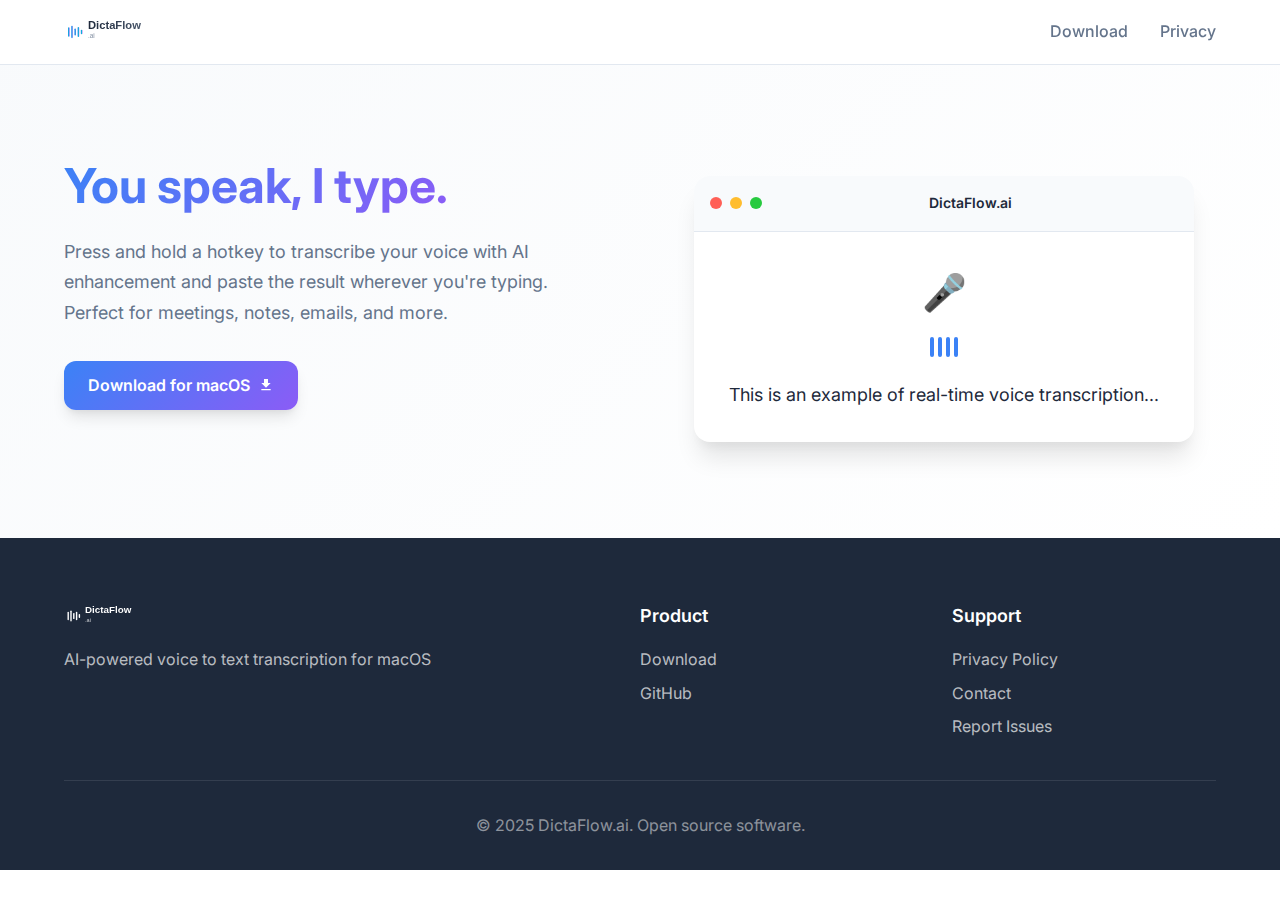
<file: website/index.html>
<!DOCTYPE html>
<html lang="en">
<head>
    <meta charset="UTF-8">
    <meta name="viewport" content="width=device-width, initial-scale=1.0">
    <title>DictaFlow.ai - AI-Powered Voice to Text</title>
    <meta name="description" content="Transform your voice into text instantly with DictaFlow.ai. Press and hold a hotkey to transcribe speech with AI enhancement and multi-language support.">
    <link rel="stylesheet" href="css/style.css">
    <link rel="preconnect" href="https://fonts.googleapis.com">
    <link rel="preconnect" href="https://fonts.gstatic.com" crossorigin>
    <link href="https://fonts.googleapis.com/css2?family=Inter:wght@300;400;500;600;700&display=swap" rel="stylesheet">
    <link rel="icon" type="image/svg+xml" href="images/favicon.svg">
    <link rel="alternate icon" href="images/favicon.ico">
    <link rel="mask-icon" href="images/favicon.svg" color="#3b82f6">
</head>
<body>
    <header class="header">
        <nav class="nav">
            <div class="nav-container">
                <a href="#" class="nav-logo">
                    <img src="images/logo-horizontal.svg" alt="DictaFlow.ai" class="logo-img">
                </a>
                <ul class="nav-menu">
                    <li><a href="#download" class="nav-link">Download</a></li>
                    <li><a href="#privacy" class="nav-link">Privacy</a></li>
                </ul>
                <div class="nav-toggle">
                    <span></span>
                    <span></span>
                    <span></span>
                </div>
            </div>
        </nav>
    </header>

    <main>
        <!-- Hero Section -->
        <section class="hero">
            <div class="container">
                <div class="hero-content">
                    <h1 class="hero-title">
                        <span class="gradient-text">You speak, I type.</span>
                    </h1>
                    <p class="hero-description">
                        Press and hold a hotkey to transcribe your voice with AI enhancement and paste the result wherever you're typing. Perfect for meetings, notes, emails, and more.
                    </p>
                    <div class="hero-buttons">
                        <a href="downloads/DictaFlow-v1.0.0.dmg" class="btn btn-primary" download="DictaFlow-v1.0.0.dmg">
                            <span>Download for macOS</span>
                            <svg class="btn-icon" width="16" height="16" viewBox="0 0 24 24" fill="currentColor">
                                <path d="M19 9h-4V3H9v6H5l7 7 7-7zM5 18v2h14v-2H5z"/>
                            </svg>
                        </a>
                    </div>

                </div>
                <div class="hero-visual">
                    <div class="demo-window">
                        <div class="window-header">
                            <div class="window-controls">
                                <span class="control red"></span>
                                <span class="control yellow"></span>
                                <span class="control green"></span>
                            </div>
                            <span class="window-title">DictaFlow.ai</span>
                        </div>
                        <div class="window-content">
                            <div class="transcription-demo">
                                <div class="mic-indicator">
                                    <div class="mic-icon">🎤</div>
                                    <div class="sound-waves">
                                        <span></span>
                                        <span></span>
                                        <span></span>
                                        <span></span>
                                    </div>
                                </div>
                                <div class="transcription-text">
                                    <span class="typing-text">This is an example of real-time voice transcription...</span>
                                </div>
                            </div>
                        </div>
                    </div>
                </div>
            </div>
        </section>





    </main>

    <footer class="footer">
        <div class="container">
            <div class="footer-content">
                <div class="footer-section">
                    <a href="#" class="footer-logo">
                        <img src="images/logo-horizontal.svg" alt="DictaFlow.ai" class="footer-logo-img">
                    </a>
                    <p class="footer-description">
                        AI-powered voice to text transcription for macOS
                    </p>
                </div>
                <div class="footer-section">
                    <h4 class="footer-title">Product</h4>
                    <ul class="footer-links">
                        <li><a href="#download">Download</a></li>
                        <li><a href="https://github.com/dictaflow/dictaflow">GitHub</a></li>
                    </ul>
                </div>
                <div class="footer-section">
                    <h4 class="footer-title">Support</h4>
                    <ul class="footer-links">
                        <li><a href="#privacy">Privacy Policy</a></li>
                        <li><a href="mailto:support@dictaflow.ai">Contact</a></li>
                        <li><a href="https://github.com/dictaflow/dictaflow/issues">Report Issues</a></li>
                    </ul>
                </div>
            </div>
            <div class="footer-bottom">
                <p>&copy; 2025 DictaFlow.ai. Open source software.</p>
            </div>
        </div>
    </footer>

    <script src="js/script.js"></script>
</body>
</html>
</file>
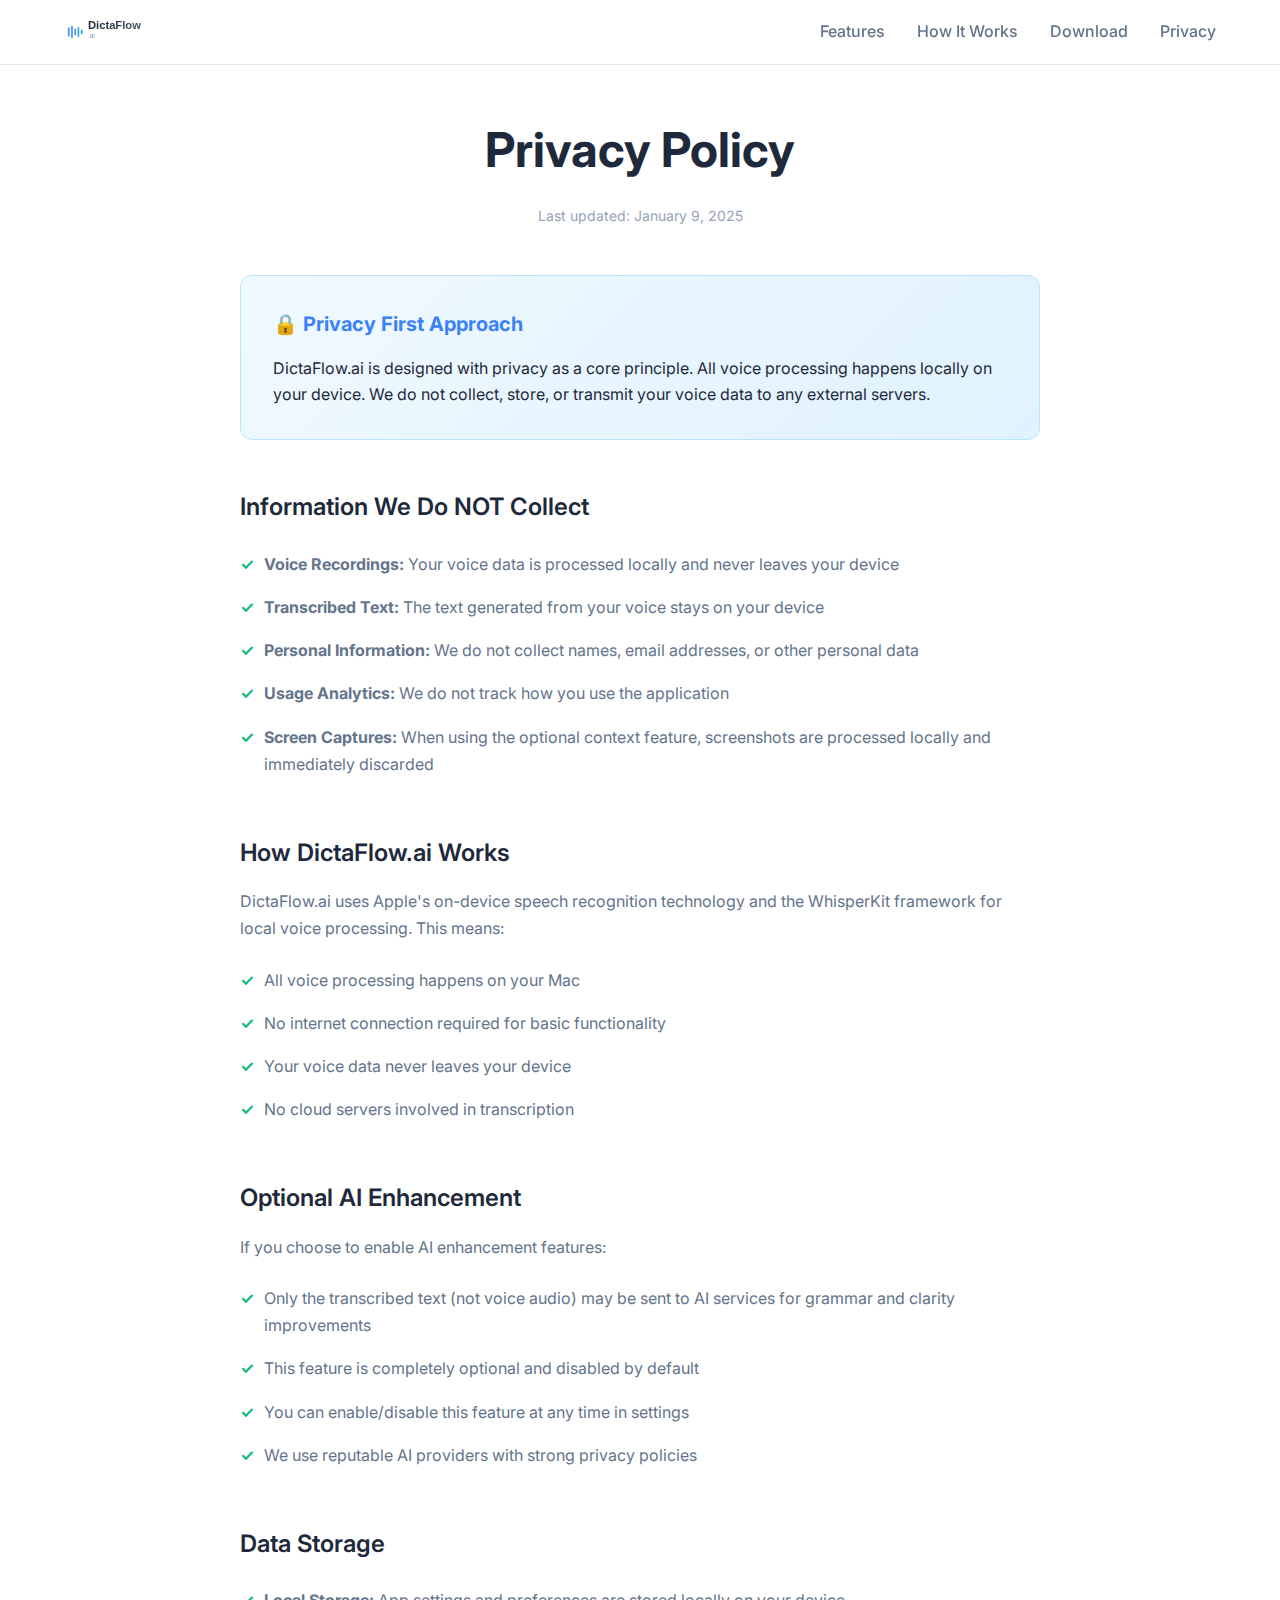
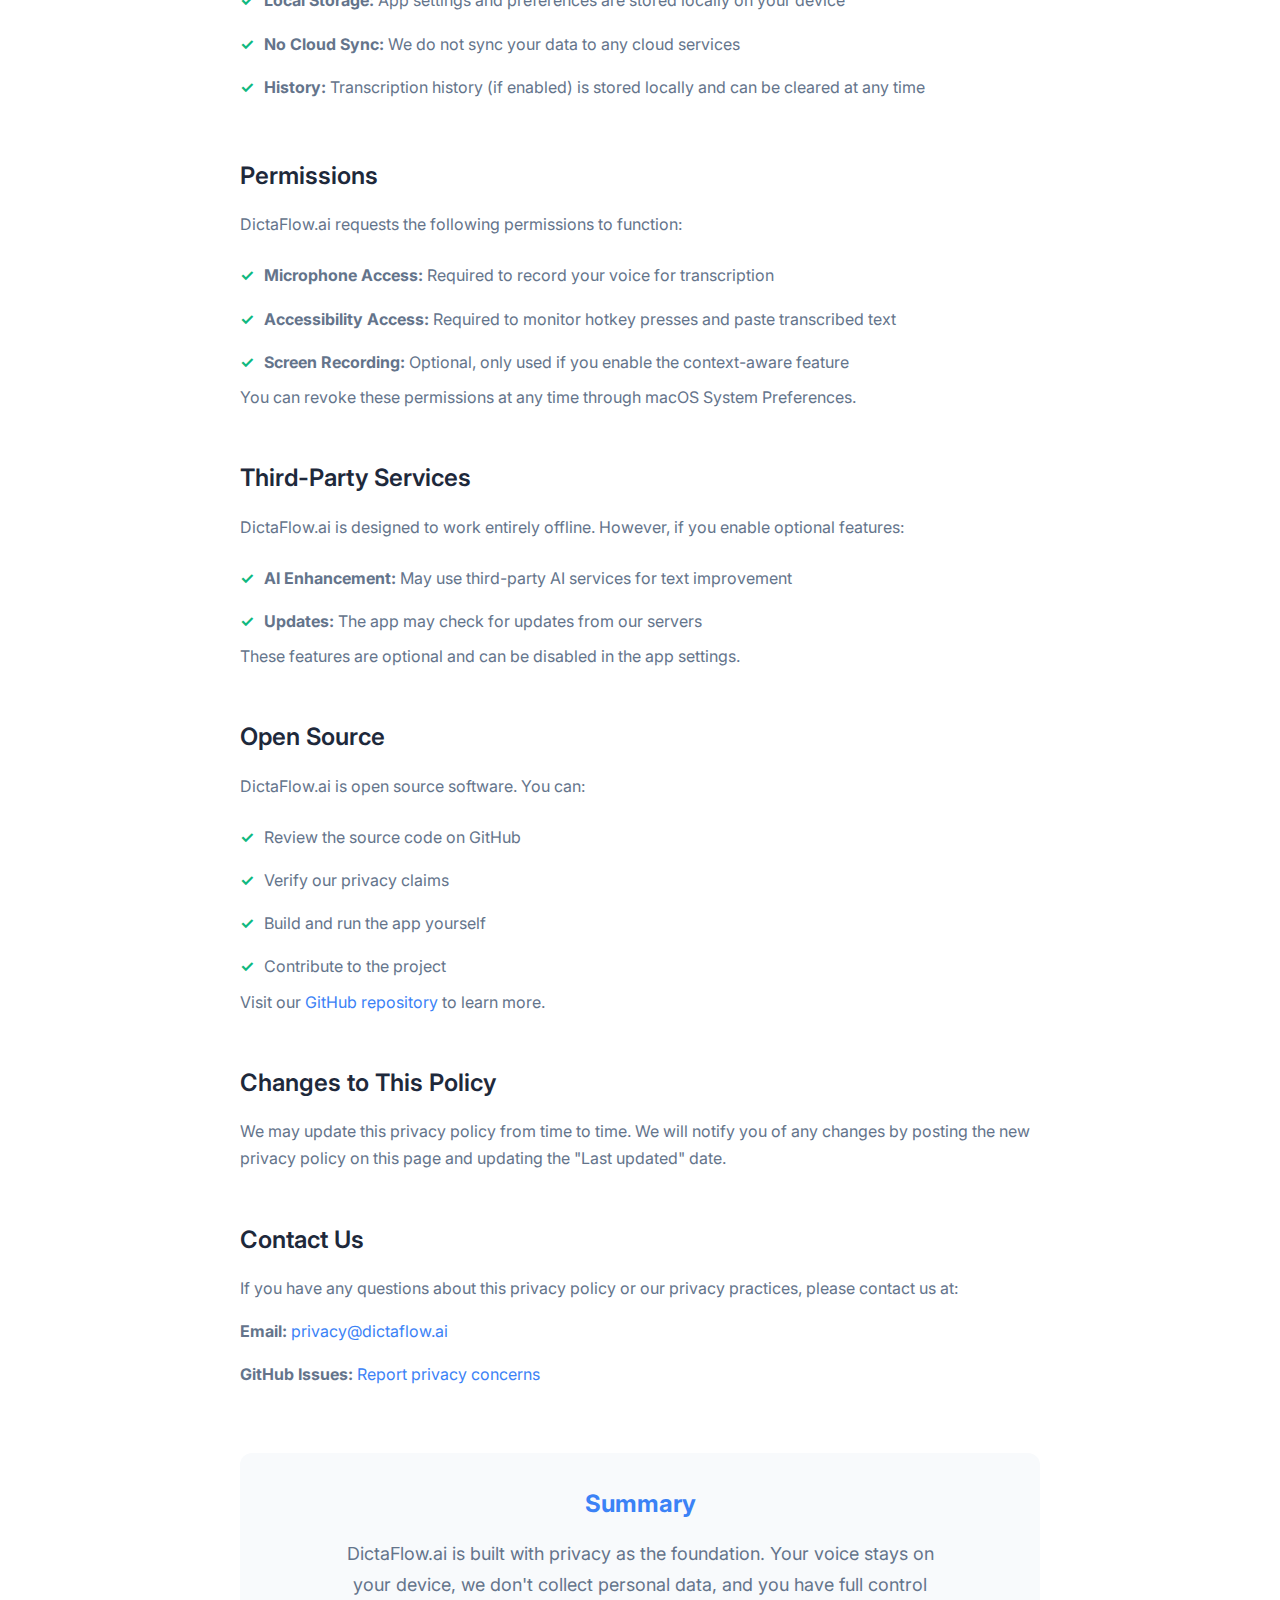
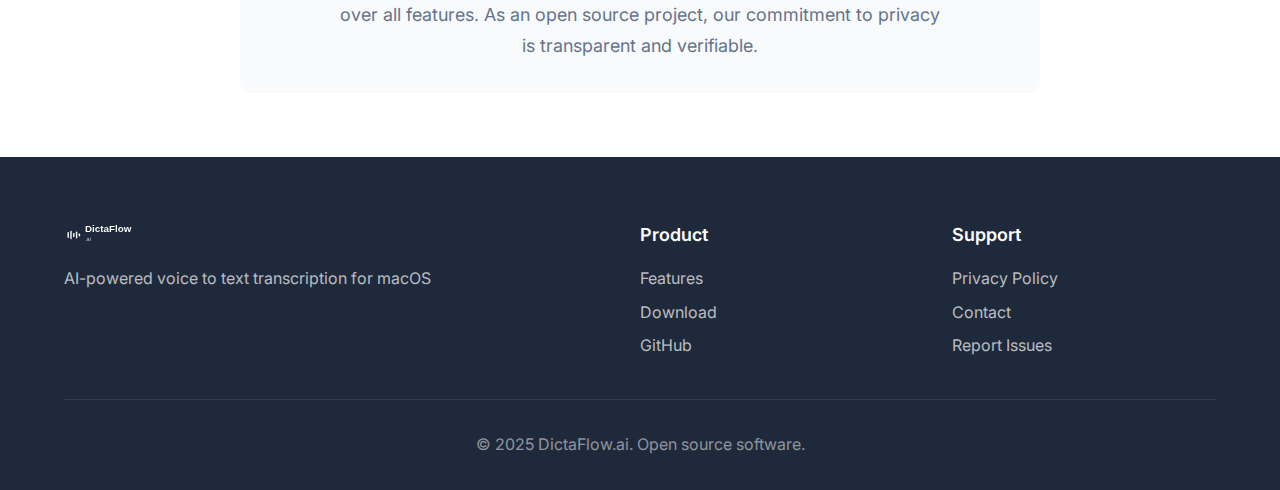
<file: website/privacy.html>
<!DOCTYPE html>
<html lang="en">
<head>
    <meta charset="UTF-8">
    <meta name="viewport" content="width=device-width, initial-scale=1.0">
    <title>Privacy Policy - DictaFlow.ai</title>
    <meta name="description" content="DictaFlow.ai Privacy Policy - Learn how we protect your data and privacy with local processing and zero data collection.">
    <link rel="stylesheet" href="css/style.css">
    <link rel="preconnect" href="https://fonts.googleapis.com">
    <link rel="preconnect" href="https://fonts.gstatic.com" crossorigin>
    <link href="https://fonts.googleapis.com/css2?family=Inter:wght@300;400;500;600;700&display=swap" rel="stylesheet">
    <link rel="icon" type="image/svg+xml" href="images/favicon.svg">
    <link rel="alternate icon" href="images/favicon.ico">
    <link rel="mask-icon" href="images/favicon.svg" color="#3b82f6">
</head>
<body>
    <header class="header">
        <nav class="nav">
            <div class="nav-container">
                <a href="index.html" class="nav-logo">
                    <img src="images/logo-horizontal.svg" alt="DictaFlow.ai" class="logo-img">
                </a>
                <ul class="nav-menu">
                    <li><a href="index.html#features" class="nav-link">Features</a></li>
                    <li><a href="index.html#how-it-works" class="nav-link">How It Works</a></li>
                    <li><a href="index.html#download" class="nav-link">Download</a></li>
                    <li><a href="privacy.html" class="nav-link">Privacy</a></li>
                </ul>
            </div>
        </nav>
    </header>

    <main>
        <section class="privacy-policy">
            <div class="container">
                <div class="privacy-content">
                    <h1 class="page-title">Privacy Policy</h1>
                    <p class="last-updated">Last updated: January 9, 2025</p>

                    <div class="privacy-highlight">
                        <h2>🔒 Privacy First Approach</h2>
                        <p>DictaFlow.ai is designed with privacy as a core principle. All voice processing happens locally on your device. We do not collect, store, or transmit your voice data to any external servers.</p>
                    </div>

                    <div class="privacy-section">
                        <h2>Information We Do NOT Collect</h2>
                        <ul>
                            <li><strong>Voice Recordings:</strong> Your voice data is processed locally and never leaves your device</li>
                            <li><strong>Transcribed Text:</strong> The text generated from your voice stays on your device</li>
                            <li><strong>Personal Information:</strong> We do not collect names, email addresses, or other personal data</li>
                            <li><strong>Usage Analytics:</strong> We do not track how you use the application</li>
                            <li><strong>Screen Captures:</strong> When using the optional context feature, screenshots are processed locally and immediately discarded</li>
                        </ul>
                    </div>

                    <div class="privacy-section">
                        <h2>How DictaFlow.ai Works</h2>
                        <p>DictaFlow.ai uses Apple's on-device speech recognition technology and the WhisperKit framework for local voice processing. This means:</p>
                        <ul>
                            <li>All voice processing happens on your Mac</li>
                            <li>No internet connection required for basic functionality</li>
                            <li>Your voice data never leaves your device</li>
                            <li>No cloud servers involved in transcription</li>
                        </ul>
                    </div>

                    <div class="privacy-section">
                        <h2>Optional AI Enhancement</h2>
                        <p>If you choose to enable AI enhancement features:</p>
                        <ul>
                            <li>Only the transcribed text (not voice audio) may be sent to AI services for grammar and clarity improvements</li>
                            <li>This feature is completely optional and disabled by default</li>
                            <li>You can enable/disable this feature at any time in settings</li>
                            <li>We use reputable AI providers with strong privacy policies</li>
                        </ul>
                    </div>

                    <div class="privacy-section">
                        <h2>Data Storage</h2>
                        <ul>
                            <li><strong>Local Storage:</strong> App settings and preferences are stored locally on your device</li>
                            <li><strong>No Cloud Sync:</strong> We do not sync your data to any cloud services</li>
                            <li><strong>History:</strong> Transcription history (if enabled) is stored locally and can be cleared at any time</li>
                        </ul>
                    </div>

                    <div class="privacy-section">
                        <h2>Permissions</h2>
                        <p>DictaFlow.ai requests the following permissions to function:</p>
                        <ul>
                            <li><strong>Microphone Access:</strong> Required to record your voice for transcription</li>
                            <li><strong>Accessibility Access:</strong> Required to monitor hotkey presses and paste transcribed text</li>
                            <li><strong>Screen Recording:</strong> Optional, only used if you enable the context-aware feature</li>
                        </ul>
                        <p>You can revoke these permissions at any time through macOS System Preferences.</p>
                    </div>

                    <div class="privacy-section">
                        <h2>Third-Party Services</h2>
                        <p>DictaFlow.ai is designed to work entirely offline. However, if you enable optional features:</p>
                        <ul>
                            <li><strong>AI Enhancement:</strong> May use third-party AI services for text improvement</li>
                            <li><strong>Updates:</strong> The app may check for updates from our servers</li>
                        </ul>
                        <p>These features are optional and can be disabled in the app settings.</p>
                    </div>

                    <div class="privacy-section">
                        <h2>Open Source</h2>
                        <p>DictaFlow.ai is open source software. You can:</p>
                        <ul>
                            <li>Review the source code on GitHub</li>
                            <li>Verify our privacy claims</li>
                            <li>Build and run the app yourself</li>
                            <li>Contribute to the project</li>
                        </ul>
                        <p>Visit our <a href="https://github.com/dictaflow/dictaflow" target="_blank">GitHub repository</a> to learn more.</p>
                    </div>

                    <div class="privacy-section">
                        <h2>Changes to This Policy</h2>
                        <p>We may update this privacy policy from time to time. We will notify you of any changes by posting the new privacy policy on this page and updating the "Last updated" date.</p>
                    </div>

                    <div class="privacy-section">
                        <h2>Contact Us</h2>
                        <p>If you have any questions about this privacy policy or our privacy practices, please contact us at:</p>
                        <p><strong>Email:</strong> <a href="mailto:privacy@dictaflow.ai">privacy@dictaflow.ai</a></p>
                        <p><strong>GitHub Issues:</strong> <a href="https://github.com/dictaflow/dictaflow/issues" target="_blank">Report privacy concerns</a></p>
                    </div>

                    <div class="privacy-summary">
                        <h2>Summary</h2>
                        <p class="summary-text">
                            DictaFlow.ai is built with privacy as the foundation. Your voice stays on your device, 
                            we don't collect personal data, and you have full control over all features. 
                            As an open source project, our commitment to privacy is transparent and verifiable.
                        </p>
                    </div>
                </div>
            </div>
        </section>
    </main>

    <footer class="footer">
        <div class="container">
            <div class="footer-content">
                <div class="footer-section">
                    <a href="index.html" class="footer-logo">
                        <img src="images/logo-horizontal.svg" alt="DictaFlow.ai" class="footer-logo-img">
                    </a>
                    <p class="footer-description">
                        AI-powered voice to text transcription for macOS
                    </p>
                </div>
                <div class="footer-section">
                    <h4 class="footer-title">Product</h4>
                    <ul class="footer-links">
                        <li><a href="index.html#features">Features</a></li>
                        <li><a href="index.html#download">Download</a></li>
                        <li><a href="https://github.com/dictaflow/dictaflow">GitHub</a></li>
                    </ul>
                </div>
                <div class="footer-section">
                    <h4 class="footer-title">Support</h4>
                    <ul class="footer-links">
                        <li><a href="privacy.html">Privacy Policy</a></li>
                        <li><a href="mailto:support@dictaflow.ai">Contact</a></li>
                        <li><a href="https://github.com/dictaflow/dictaflow/issues">Report Issues</a></li>
                    </ul>
                </div>
            </div>
            <div class="footer-bottom">
                <p>&copy; 2025 DictaFlow.ai. Open source software.</p>
            </div>
        </div>
    </footer>

    <style>
        .privacy-policy {
            padding: calc(80px + var(--space-8)) 0 var(--space-16);
            min-height: 100vh;
        }

        .privacy-content {
            max-width: 800px;
            margin: 0 auto;
        }

        .page-title {
            font-size: var(--font-size-5xl);
            font-weight: 700;
            margin-bottom: var(--space-4);
            text-align: center;
        }

        .last-updated {
            text-align: center;
            color: var(--text-muted);
            font-size: var(--font-size-sm);
            margin-bottom: var(--space-12);
        }

        .privacy-highlight {
            background: linear-gradient(135deg, #f0f9ff 0%, #e0f2fe 100%);
            border: 1px solid #bae6fd;
            border-radius: var(--radius-lg);
            padding: var(--space-8);
            margin-bottom: var(--space-12);
        }

        .privacy-highlight h2 {
            color: var(--primary-color);
            margin-bottom: var(--space-4);
            font-size: var(--font-size-xl);
        }

        .privacy-section {
            margin-bottom: var(--space-12);
        }

        .privacy-section h2 {
            font-size: var(--font-size-2xl);
            font-weight: 600;
            margin-bottom: var(--space-4);
            color: var(--text-primary);
        }

        .privacy-section p {
            color: var(--text-secondary);
            line-height: 1.7;
            margin-bottom: var(--space-4);
        }

        .privacy-section ul {
            list-style: none;
            padding-left: 0;
        }

        .privacy-section li {
            padding: var(--space-2) 0;
            color: var(--text-secondary);
            line-height: 1.7;
            position: relative;
            padding-left: var(--space-6);
        }

        .privacy-section li::before {
            content: "✓";
            position: absolute;
            left: 0;
            color: var(--success-color);
            font-weight: bold;
        }

        .privacy-section a {
            color: var(--primary-color);
            text-decoration: none;
        }

        .privacy-section a:hover {
            text-decoration: underline;
        }

        .privacy-summary {
            background: var(--background-alt);
            border-radius: var(--radius-lg);
            padding: var(--space-8);
            text-align: center;
            margin-top: var(--space-16);
        }

        .privacy-summary h2 {
            color: var(--primary-color);
            margin-bottom: var(--space-4);
        }

        .summary-text {
            font-size: var(--font-size-lg);
            color: var(--text-secondary);
            line-height: 1.7;
            max-width: 600px;
            margin: 0 auto;
        }

        @media (max-width: 768px) {
            .page-title {
                font-size: var(--font-size-4xl);
            }
            
            .privacy-section h2 {
                font-size: var(--font-size-xl);
            }
        }
    </style>

    <script src="js/script.js"></script>
</body>
</html>
</file>
<file: website/css/style.css>
/* Reset and Base Styles */
* {
    margin: 0;
    padding: 0;
    box-sizing: border-box;
}

:root {
    /* Colors */
    --primary-color: #3b82f6;
    --primary-hover: #2563eb;
    --secondary-color: #64748b;
    --accent-color: #8b5cf6;
    --text-primary: #1e293b;
    --text-secondary: #64748b;
    --text-muted: #94a3b8;
    --background: #ffffff;
    --background-alt: #f8fafc;
    --border-color: #e2e8f0;
    --success-color: #10b981;
    --gradient-primary: linear-gradient(135deg, #3b82f6 0%, #8b5cf6 100%);
    
    /* Typography */
    --font-family: 'Inter', -apple-system, BlinkMacSystemFont, 'Segoe UI', Roboto, sans-serif;
    --font-size-xs: 0.75rem;
    --font-size-sm: 0.875rem;
    --font-size-base: 1rem;
    --font-size-lg: 1.125rem;
    --font-size-xl: 1.25rem;
    --font-size-2xl: 1.5rem;
    --font-size-3xl: 1.875rem;
    --font-size-4xl: 2.25rem;
    --font-size-5xl: 3rem;
    
    /* Spacing */
    --space-1: 0.25rem;
    --space-2: 0.5rem;
    --space-3: 0.75rem;
    --space-4: 1rem;
    --space-5: 1.25rem;
    --space-6: 1.5rem;
    --space-8: 2rem;
    --space-10: 2.5rem;
    --space-12: 3rem;
    --space-16: 4rem;
    --space-20: 5rem;
    
    /* Border Radius */
    --radius-sm: 0.375rem;
    --radius-base: 0.5rem;
    --radius-lg: 0.75rem;
    --radius-xl: 1rem;
    
    /* Shadows */
    --shadow-sm: 0 1px 2px 0 rgba(0, 0, 0, 0.05);
    --shadow-base: 0 1px 3px 0 rgba(0, 0, 0, 0.1), 0 1px 2px 0 rgba(0, 0, 0, 0.06);
    --shadow-lg: 0 10px 15px -3px rgba(0, 0, 0, 0.1), 0 4px 6px -2px rgba(0, 0, 0, 0.05);
    --shadow-xl: 0 20px 25px -5px rgba(0, 0, 0, 0.1), 0 10px 10px -5px rgba(0, 0, 0, 0.04);
}

body {
    font-family: var(--font-family);
    color: var(--text-primary);
    line-height: 1.6;
    background-color: var(--background);
}

.container {
    max-width: 1200px;
    margin: 0 auto;
    padding: 0 var(--space-6);
}

/* Header & Navigation */
.header {
    position: fixed;
    top: 0;
    width: 100%;
    background: rgba(255, 255, 255, 0.95);
    backdrop-filter: blur(10px);
    border-bottom: 1px solid var(--border-color);
    z-index: 1000;
    transition: all 0.3s ease;
}

.nav-container {
    display: flex;
    align-items: center;
    justify-content: space-between;
    padding: var(--space-4) var(--space-6);
    max-width: 1200px;
    margin: 0 auto;
}

.nav-logo {
    display: flex;
    align-items: center;
    gap: var(--space-2);
    font-size: var(--font-size-xl);
    font-weight: 700;
    color: var(--text-primary);
    text-decoration: none;
}

.logo-img {
    height: 32px;
    width: auto;
    transition: all 0.3s ease;
}

.logo-img:hover {
    transform: scale(1.05);
}

.logo-icon {
    font-size: var(--font-size-2xl);
}

.nav-menu {
    display: flex;
    list-style: none;
    gap: var(--space-8);
}

.nav-link {
    color: var(--text-secondary);
    text-decoration: none;
    font-weight: 500;
    transition: color 0.3s ease;
}

.nav-link:hover {
    color: var(--primary-color);
}

.nav-toggle {
    display: none;
    flex-direction: column;
    gap: 4px;
    cursor: pointer;
}

.nav-toggle span {
    width: 24px;
    height: 2px;
    background-color: var(--text-primary);
    transition: all 0.3s ease;
}

/* Hero Section */
.hero {
    padding: calc(80px + var(--space-20)) 0 var(--space-20);
    background: linear-gradient(135deg, #f8fafc 0%, #ffffff 100%);
}

.hero .container {
    display: grid;
    grid-template-columns: 1fr 1fr;
    gap: var(--space-16);
    align-items: center;
}

.hero-title {
    font-size: var(--font-size-5xl);
    font-weight: 700;
    line-height: 1.1;
    margin-bottom: var(--space-6);
}

.gradient-text {
    background: var(--gradient-primary);
    -webkit-background-clip: text;
    -webkit-text-fill-color: transparent;
    background-clip: text;
}

.hero-description {
    font-size: var(--font-size-lg);
    color: var(--text-secondary);
    margin-bottom: var(--space-8);
    line-height: 1.7;
}

.hero-buttons {
    display: flex;
    gap: var(--space-4);
    margin-bottom: var(--space-12);
}

.btn {
    display: inline-flex;
    align-items: center;
    gap: var(--space-2);
    padding: var(--space-3) var(--space-6);
    border-radius: var(--radius-lg);
    font-weight: 600;
    text-decoration: none;
    transition: all 0.3s ease;
    border: none;
    cursor: pointer;
}

.btn-primary {
    background: var(--gradient-primary);
    color: white;
    box-shadow: var(--shadow-lg);
}

.btn-primary:hover {
    transform: translateY(-2px);
    box-shadow: var(--shadow-xl);
}

.btn-secondary {
    background: var(--background);
    color: var(--text-primary);
    border: 1px solid var(--border-color);
}

.btn-secondary:hover {
    background: var(--background-alt);
    border-color: var(--primary-color);
}

.btn-large {
    padding: var(--space-4) var(--space-8);
    font-size: var(--font-size-lg);
}

.btn-icon {
    transition: transform 0.3s ease;
}

.btn:hover .btn-icon {
    transform: translateX(2px);
}

.hero-stats {
    display: flex;
    gap: var(--space-8);
}

.stat {
    text-align: center;
}

.stat-number {
    display: block;
    font-size: var(--font-size-2xl);
    font-weight: 700;
    color: var(--primary-color);
}

.stat-label {
    font-size: var(--font-size-sm);
    color: var(--text-muted);
}

/* Demo Window */
.hero-visual {
    display: flex;
    justify-content: center;
    align-items: center;
}

.demo-window {
    background: var(--background);
    border-radius: var(--radius-xl);
    box-shadow: var(--shadow-xl);
    overflow: hidden;
    width: 100%;
    max-width: 500px;
}

.window-header {
    display: flex;
    align-items: center;
    padding: var(--space-4);
    background: var(--background-alt);
    border-bottom: 1px solid var(--border-color);
}

.window-controls {
    display: flex;
    gap: var(--space-2);
}

.control {
    width: 12px;
    height: 12px;
    border-radius: 50%;
}

.control.red { background: #ff5f56; }
.control.yellow { background: #ffbd2e; }
.control.green { background: #27ca3f; }

.window-title {
    flex: 1;
    text-align: center;
    font-weight: 600;
    font-size: var(--font-size-sm);
}

.window-content {
    padding: var(--space-8);
}

.transcription-demo {
    text-align: center;
}

.mic-indicator {
    margin-bottom: var(--space-6);
}

.mic-icon {
    font-size: var(--font-size-4xl);
    margin-bottom: var(--space-4);
}

.sound-waves {
    display: flex;
    justify-content: center;
    gap: var(--space-1);
}

.sound-waves span {
    width: 4px;
    height: 20px;
    background: var(--primary-color);
    border-radius: 2px;
    animation: wave 1.5s ease-in-out infinite;
}

.sound-waves span:nth-child(2) { animation-delay: 0.1s; }
.sound-waves span:nth-child(3) { animation-delay: 0.2s; }
.sound-waves span:nth-child(4) { animation-delay: 0.3s; }

@keyframes wave {
    0%, 100% { height: 20px; opacity: 0.3; }
    50% { height: 40px; opacity: 1; }
}

.typing-text {
    font-size: var(--font-size-lg);
    color: var(--text-primary);
    animation: typing 4s steps(40) infinite;
}

@keyframes typing {
    0% { width: 0; }
    50% { width: 100%; }
    100% { width: 100%; }
}

/* Sections */
.section-header {
    text-align: center;
    margin-bottom: var(--space-16);
}

.section-title {
    font-size: var(--font-size-4xl);
    font-weight: 700;
    margin-bottom: var(--space-4);
}

.section-description {
    font-size: var(--font-size-lg);
    color: var(--text-secondary);
    max-width: 600px;
    margin: 0 auto;
}

/* Features Section */
.features {
    padding: var(--space-20) 0;
    background: var(--background-alt);
}

.features-grid {
    display: grid;
    grid-template-columns: repeat(auto-fit, minmax(350px, 1fr));
    gap: var(--space-8);
}

.feature-card {
    background: var(--background);
    padding: var(--space-8);
    border-radius: var(--radius-xl);
    box-shadow: var(--shadow-base);
    transition: all 0.3s ease;
}

.feature-card:hover {
    transform: translateY(-4px);
    box-shadow: var(--shadow-lg);
}

.feature-icon {
    font-size: var(--font-size-3xl);
    margin-bottom: var(--space-4);
}

.feature-title {
    font-size: var(--font-size-xl);
    font-weight: 600;
    margin-bottom: var(--space-3);
}

.feature-description {
    color: var(--text-secondary);
    line-height: 1.7;
}

/* How It Works Section */
.how-it-works {
    padding: var(--space-20) 0;
}

.steps {
    display: grid;
    grid-template-columns: repeat(auto-fit, minmax(300px, 1fr));
    gap: var(--space-12);
}

.step {
    text-align: center;
}

.step-number {
    display: inline-flex;
    align-items: center;
    justify-content: center;
    width: 60px;
    height: 60px;
    background: var(--gradient-primary);
    color: white;
    font-size: var(--font-size-xl);
    font-weight: 700;
    border-radius: 50%;
    margin-bottom: var(--space-6);
}

.step-title {
    font-size: var(--font-size-xl);
    font-weight: 600;
    margin-bottom: var(--space-3);
}

.step-description {
    color: var(--text-secondary);
    line-height: 1.7;
}

/* Download Section */
.download {
    padding: var(--space-20) 0;
    background: var(--background-alt);
}

.download-content {
    text-align: center;
    max-width: 600px;
    margin: 0 auto;
}

.download-title {
    font-size: var(--font-size-4xl);
    font-weight: 700;
    margin-bottom: var(--space-4);
}

.download-description {
    font-size: var(--font-size-lg);
    color: var(--text-secondary);
    margin-bottom: var(--space-8);
}

.download-buttons {
    margin-bottom: var(--space-8);
}

.download-note {
    color: var(--text-muted);
    font-size: var(--font-size-sm);
    margin-top: var(--space-4);
}

.download-features {
    display: flex;
    justify-content: center;
    gap: var(--space-6);
    flex-wrap: wrap;
}

.download-feature {
    display: flex;
    align-items: center;
    gap: var(--space-2);
    color: var(--text-secondary);
    font-size: var(--font-size-sm);
}

.feature-check {
    color: var(--success-color);
}

/* Footer */
.footer {
    background: var(--text-primary);
    color: white;
    padding: var(--space-16) 0 var(--space-8);
}

.footer-content {
    display: grid;
    grid-template-columns: 2fr 1fr 1fr;
    gap: var(--space-12);
    margin-bottom: var(--space-8);
}

.footer-logo {
    display: flex;
    align-items: center;
    gap: var(--space-2);
    font-size: var(--font-size-xl);
    font-weight: 700;
    color: white;
    text-decoration: none;
    margin-bottom: var(--space-4);
}

.footer-logo-img {
    height: 28px;
    width: auto;
    filter: brightness(0) invert(1);
    transition: all 0.3s ease;
}

.footer-logo-img:hover {
    transform: scale(1.05);
    filter: brightness(0) invert(1) drop-shadow(0 0 8px rgba(255, 255, 255, 0.3));
}

.footer-description {
    color: rgba(255, 255, 255, 0.7);
    line-height: 1.7;
}

.footer-title {
    font-size: var(--font-size-lg);
    font-weight: 600;
    margin-bottom: var(--space-4);
}

.footer-links {
    list-style: none;
}

.footer-links li {
    margin-bottom: var(--space-2);
}

.footer-links a {
    color: rgba(255, 255, 255, 0.7);
    text-decoration: none;
    transition: color 0.3s ease;
}

.footer-links a:hover {
    color: white;
}

.footer-bottom {
    text-align: center;
    padding-top: var(--space-8);
    border-top: 1px solid rgba(255, 255, 255, 0.1);
    color: rgba(255, 255, 255, 0.5);
}

/* Responsive Design */
@media (max-width: 768px) {
    .nav-menu {
        display: none;
    }
    
    .nav-toggle {
        display: flex;
    }
    
    .hero .container {
        grid-template-columns: 1fr;
        gap: var(--space-12);
        text-align: center;
    }
    
    .hero-title {
        font-size: var(--font-size-4xl);
    }
    
    .hero-buttons {
        flex-direction: column;
        align-items: center;
    }
    
    .hero-stats {
        justify-content: center;
    }
    
    .features-grid {
        grid-template-columns: 1fr;
    }
    
    .steps {
        grid-template-columns: 1fr;
    }
    
    .footer-content {
        grid-template-columns: 1fr;
        text-align: center;
    }
    
    .download-features {
        flex-direction: column;
        align-items: center;
    }
}

@media (max-width: 480px) {
    .container {
        padding: 0 var(--space-4);
    }
    
    .hero-title {
        font-size: var(--font-size-3xl);
    }
    
    .section-title {
        font-size: var(--font-size-3xl);
    }
    
    .download-title {
        font-size: var(--font-size-3xl);
    }
}

/* Smooth scrolling */
html {
    scroll-behavior: smooth;
}

/* Focus styles for accessibility */
.btn:focus,
.nav-link:focus {
    outline: 2px solid var(--primary-color);
    outline-offset: 2px;
}
</file>
